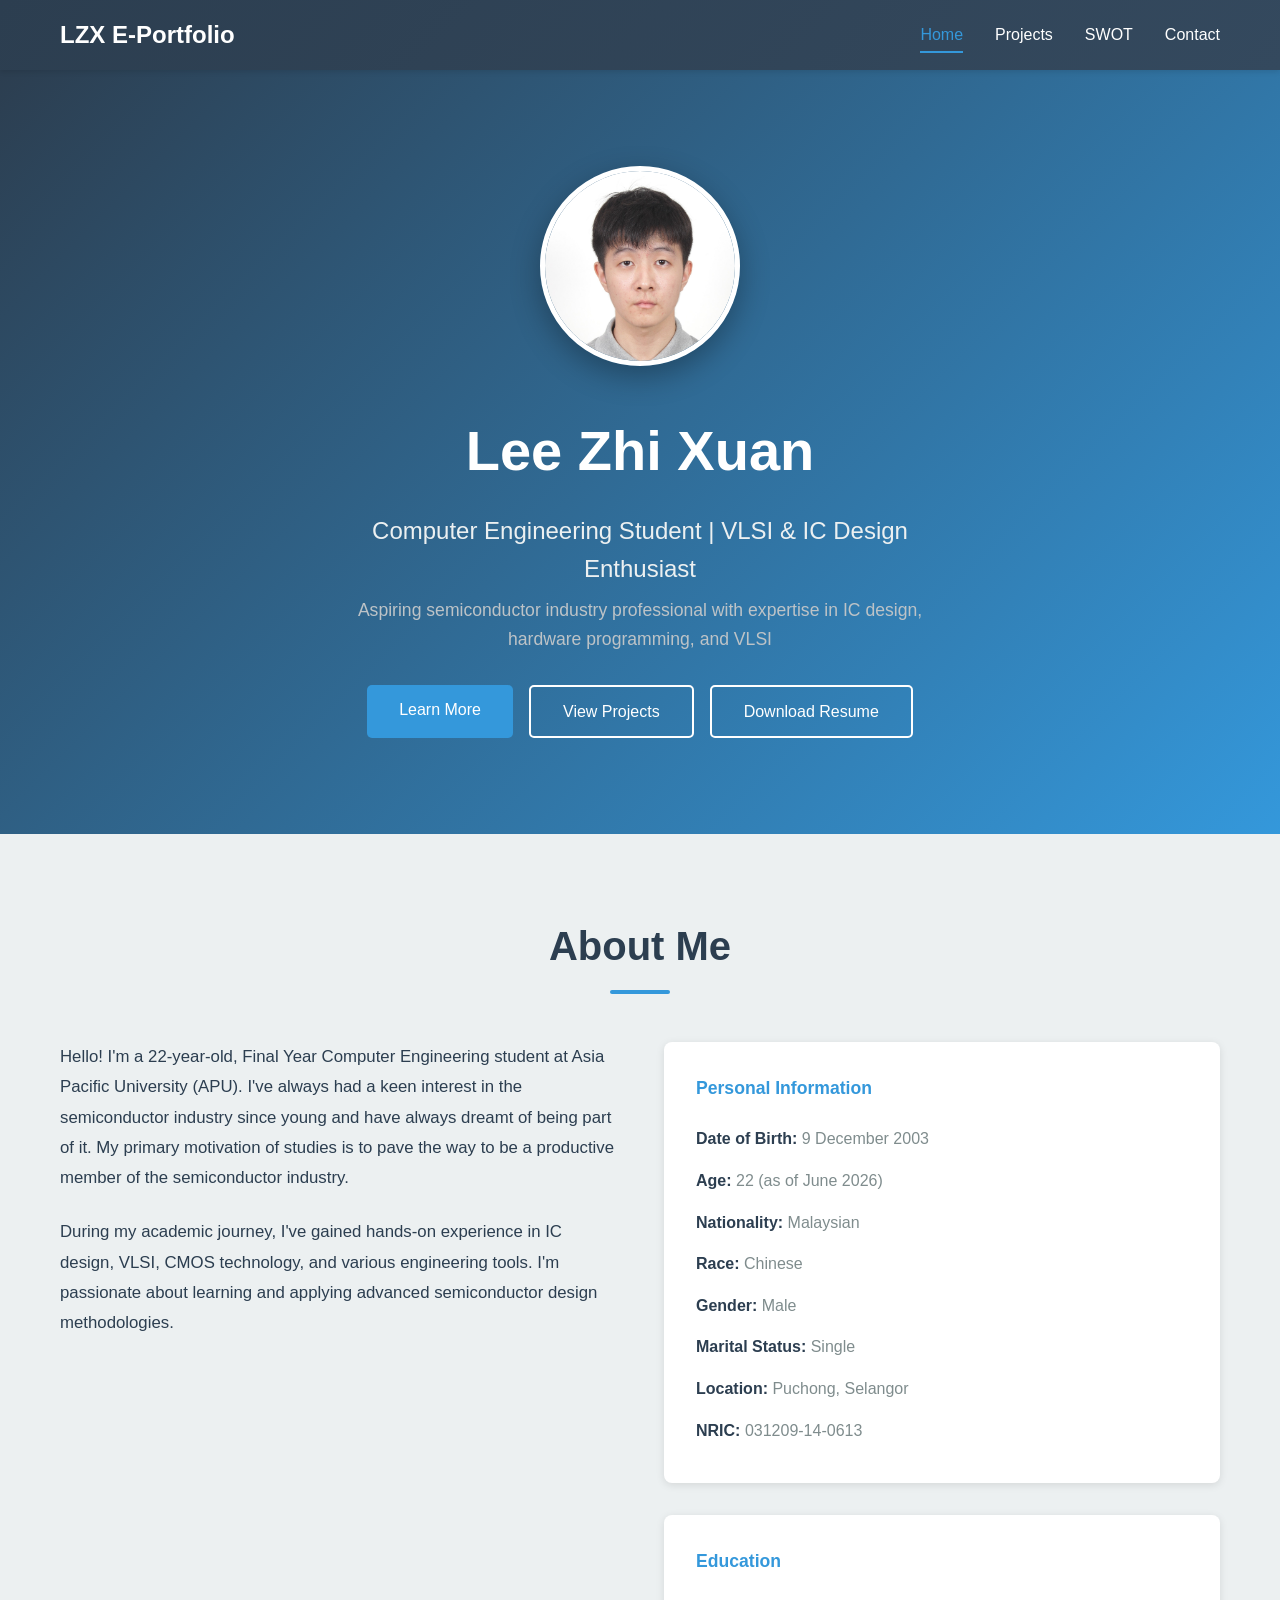
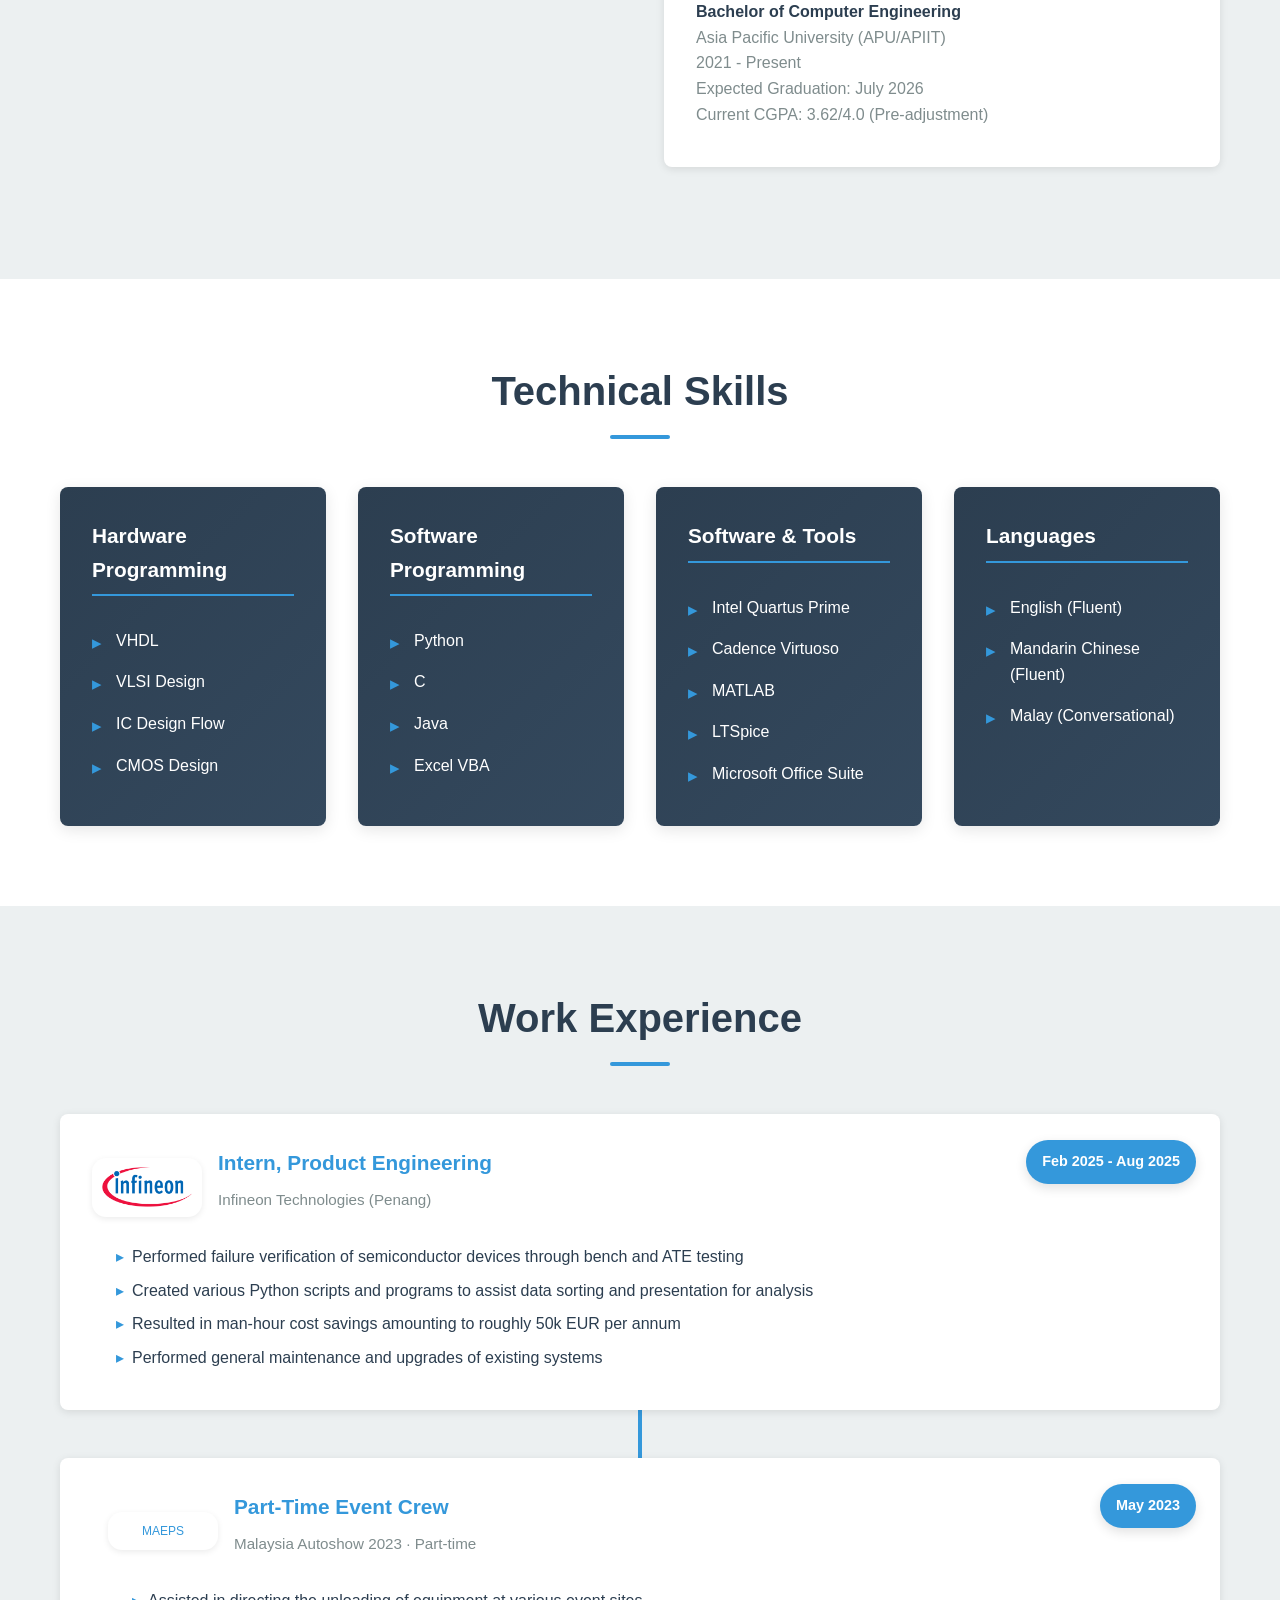
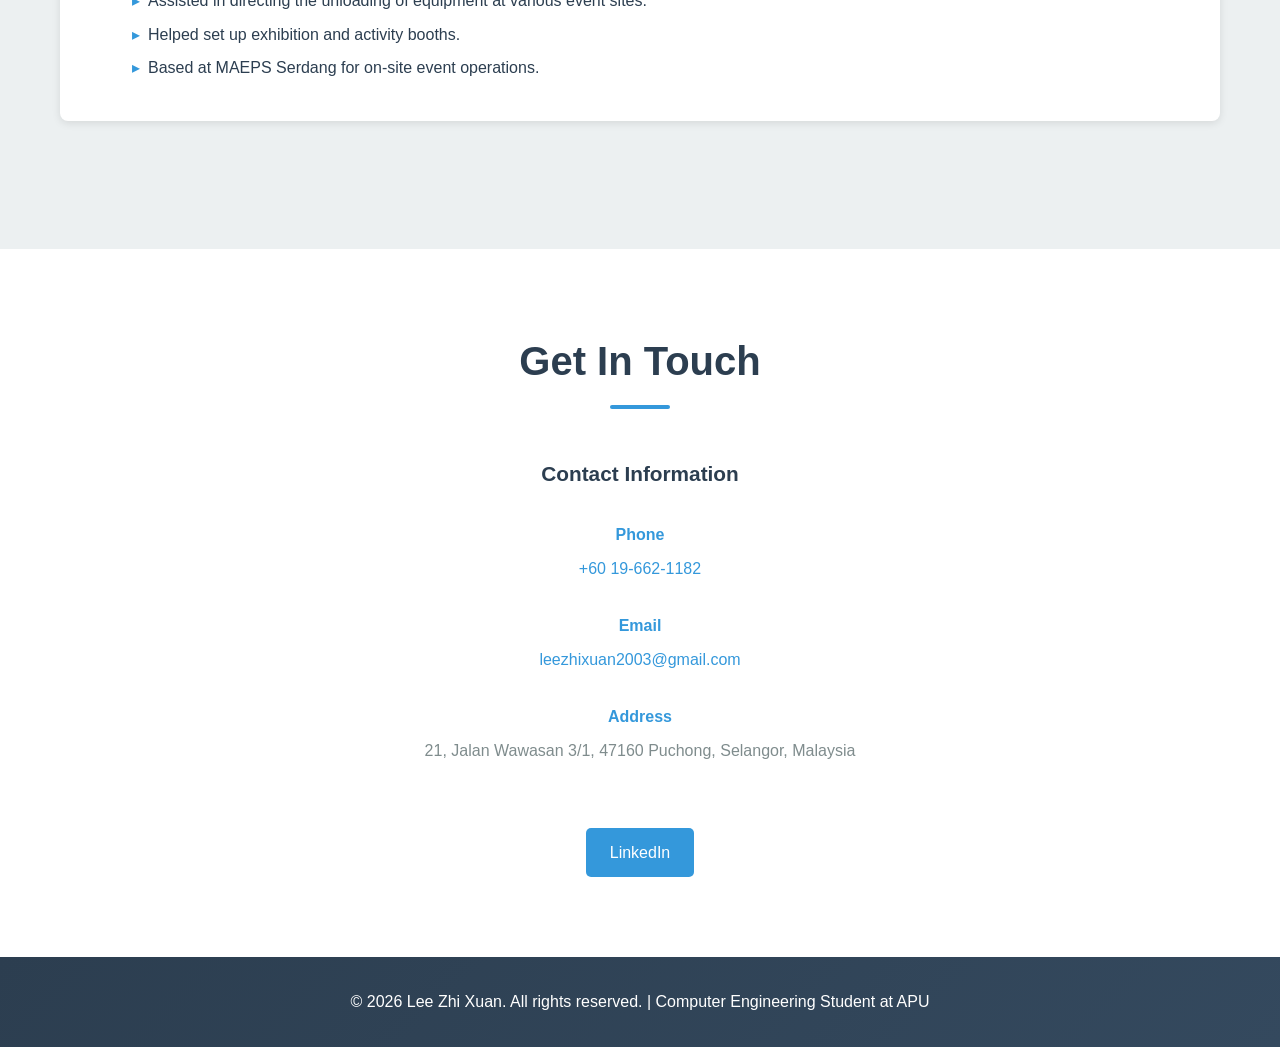
<file: index.html>
<!DOCTYPE html>
<html lang="en">
<head>
    <meta charset="UTF-8">
    <meta name="viewport" content="width=device-width, initial-scale=1.0">
    <title>Lee Zhi Xuan - Computer Engineering Portfolio</title>
    <link rel="stylesheet" href="css/style.css">
</head>
<body>
    <!-- Navigation -->
    <nav class="navbar">
        <div class="nav-container">
            <a href="index.html" class="nav-logo">LZX E-Portfolio</a>
            <ul class="nav-menu">
                <li class="nav-item">
                    <a href="index.html" class="nav-link active">Home</a>
                </li>
                <li class="nav-item">
                    <a href="projects.html" class="nav-link">Projects</a>
                </li>
                <li class="nav-item">
                    <a href="swot.html" class="nav-link">SWOT</a>
                </li>
                <li class="nav-item">
                    <a href="index.html#contact" class="nav-link">Contact</a>
                </li>
            </ul>
            <div class="hamburger">
                <span></span>
                <span></span>
                <span></span>
            </div>
        </div>
    </nav>

    <!-- Hero Section -->
    <section class="hero">
        <div class="hero-content">
            <div class="profile-image">
                <img src="images/profile.jpg" alt="Lee Zhi Xuan">
            </div>
            <h1>Lee Zhi Xuan</h1>
            <p class="tagline">Computer Engineering Student | VLSI & IC Design Enthusiast</p>
            <p class="subtitle">Aspiring semiconductor industry professional with expertise in IC design, hardware programming, and VLSI</p>
            <div class="cta-buttons">
                <a href="#about" class="btn btn-primary">Learn More</a>
                <a href="projects.html" class="btn btn-secondary">View Projects</a>
                <a href="resume.pdf" class="btn btn-secondary" download>Download Resume</a>
            </div>
        </div>
    </section>

    <!-- About Section -->
    <section id="about" class="about">
        <div class="container">
            <h2>About Me</h2>
            <div class="about-content">
                <div class="about-text">
                    <p>Hello! I'm a 22-year-old, Final Year Computer Engineering student at Asia Pacific University (APU). I've always had a keen interest in the semiconductor industry since young and have always dreamt of being part of it. My primary motivation of studies is to pave the way to be a productive member of the semiconductor industry.</p>
                    <p>During my academic journey, I've gained hands-on experience in IC design, VLSI, CMOS technology, and various engineering tools. I'm passionate about learning and applying advanced semiconductor design methodologies.</p>
                </div>
                <div class="about-info">
                    <div class="info-group">
                        <h4>Personal Information</h4>
                        <ul>
                            <li><strong>Date of Birth:</strong> 9 December 2003</li>
                            <li><strong>Age:</strong> 22 (as of June 2026)</li>
                            <li><strong>Nationality:</strong> Malaysian</li>
                            <li><strong>Race:</strong> Chinese</li>
                            <li><strong>Gender:</strong> Male</li>
                            <li><strong>Marital Status:</strong> Single</li>
                            <li><strong>Location:</strong> Puchong, Selangor</li>
                            <li><strong>NRIC:</strong> 031209-14-0613</li>
                        </ul>
                    </div>
                    <div class="info-group">
                        <h4>Education</h4>
                        <ul>
                            <li><strong>Bachelor of Computer Engineering</strong><br>Asia Pacific University (APU/APIIT)<br>2021 - Present<br>Expected Graduation: July 2026<br>Current CGPA: 3.62/4.0 (Pre-adjustment)</li>
                        </ul>
                    </div>
                </div>
            </div>
        </div>
    </section>

    <!-- Skills Section -->
    <section class="skills">
        <div class="container">
            <h2>Technical Skills</h2>
            <div class="skills-grid">
                <div class="skill-category">
                    <h3>Hardware Programming</h3>
                    <ul>
                        <li>VHDL</li>
                        <li>VLSI Design</li>
                        <li>IC Design Flow</li>
                        <li>CMOS Design</li>
                    </ul>
                </div>
                <div class="skill-category">
                    <h3>Software Programming</h3>
                    <ul>
                        <li>Python</li>
                        <li>C</li>
                        <li>Java</li>
                        <li>Excel VBA</li>
                    </ul>
                </div>
                <div class="skill-category">
                    <h3>Software & Tools</h3>
                    <ul>
                        <li>Intel Quartus Prime</li>
                        <li>Cadence Virtuoso</li>
                        <li>MATLAB</li>
                        <li>LTSpice</li>
                        <li>Microsoft Office Suite</li>
                    </ul>
                </div>
                <div class="skill-category">
                    <h3>Languages</h3>
                    <ul>
                        <li>English (Fluent)</li>
                        <li>Mandarin Chinese (Fluent)</li>
                        <li>Malay (Conversational)</li>
                    </ul>
                </div>
            </div>
        </div>
    </section>

    <!-- Work Experience Section -->
    <section class="experience">
        <div class="container">
            <h2>Work Experience</h2>
            <div class="timeline">
                <div class="timeline-item">
                    <div class="timeline-content">
                        <div class="timeline-marker">
                            <span class="timeline-date">Feb 2025 - Aug 2025</span>
                        </div>
                        <div class="experience-header">
                            <div class="company-logo">
                                <img src="images/infineon-logo.png" alt="Infineon Technologies logo">
                            </div>
                            <div class="experience-meta">
                                <h3>Intern, Product Engineering</h3>
                                <p class="company">Infineon Technologies (Penang)</p>
                            </div>
                        </div>
                        <ul>
                            <li>Performed failure verification of semiconductor devices through bench and ATE testing</li>
                            <li>Created various Python scripts and programs to assist data sorting and presentation for analysis</li>
                            <li>Resulted in man-hour cost savings amounting to roughly 50k EUR per annum</li>
                            <li>Performed general maintenance and upgrades of existing systems</li>
                        </ul>
                    </div>
                </div>
                <div class="timeline-item">
                    <div class="timeline-content">
                        <div class="timeline-marker">
                            <span class="timeline-date">May 2023</span>
                        </div>
                        <div class="experience-header">
                            <div class="company-logo">
                                <span>MAEPS</span>
                            </div>
                            <div class="experience-meta">
                                <h3>Part-Time Event Crew</h3>
                                <p class="company">Malaysia Autoshow 2023 · Part-time</p>
                            </div>
                        </div>
                        <ul>
                            <li>Assisted in directing the unloading of equipment at various event sites.</li>
                            <li>Helped set up exhibition and activity booths.</li>
                            <li>Based at MAEPS Serdang for on-site event operations.</li>
                        </ul>
                    </div>
                </div>
            </div>
        </div>
    </section>

    <!-- Contact Section -->
    <section id="contact" class="contact">
        <div class="container">
            <h2>Get In Touch</h2>
            <div class="contact-content">
                <div class="contact-info">
                    <h3>Contact Information</h3>
                    <div class="contact-item">
                        <h4>Phone</h4>
                        <p><a href="tel:+60196621182">+60 19-662-1182</a></p>
                    </div>
                    <div class="contact-item">
                        <h4>Email</h4>
                        <p><a href="mailto:leezhixuan2003@gmail.com">leezhixuan2003@gmail.com</a></p>
                    </div>
                    <div class="contact-item">
                        <h4>Address</h4>
                        <p>21, Jalan Wawasan 3/1, 47160 Puchong, Selangor, Malaysia</p>
                    </div>
                    <div class="social-links">
                        <a href="https://www.linkedin.com/in/zhixuan-lee-78bb711a6/" target="_blank" class="social-link">LinkedIn</a>
                    </div>
                </div>
            </div>
        </div>
    </section>

    <!-- Footer -->
    <footer class="footer">
        <div class="container">
            <p>&copy; 2026 Lee Zhi Xuan. All rights reserved. | Computer Engineering Student at APU</p>
        </div>
    </footer>

    <script src="js/script.js"></script>
</body>
</html>
</file>
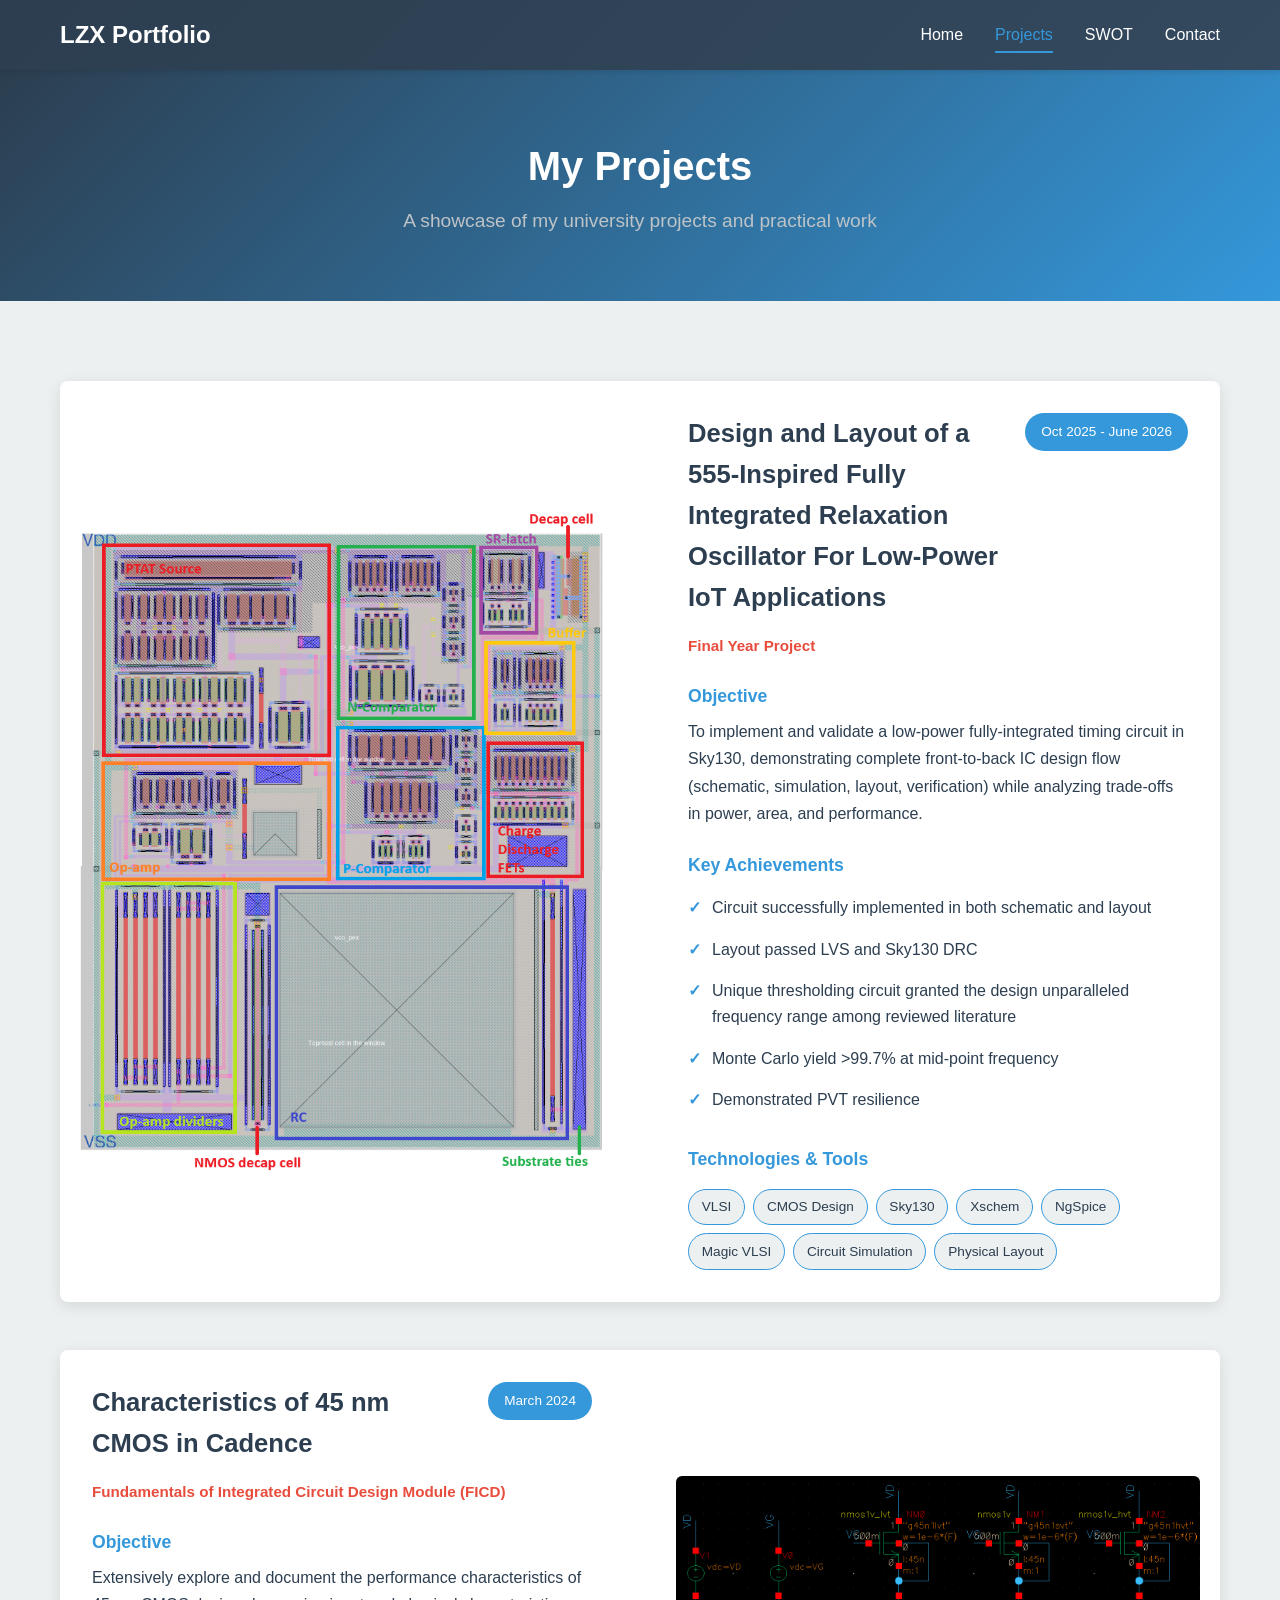
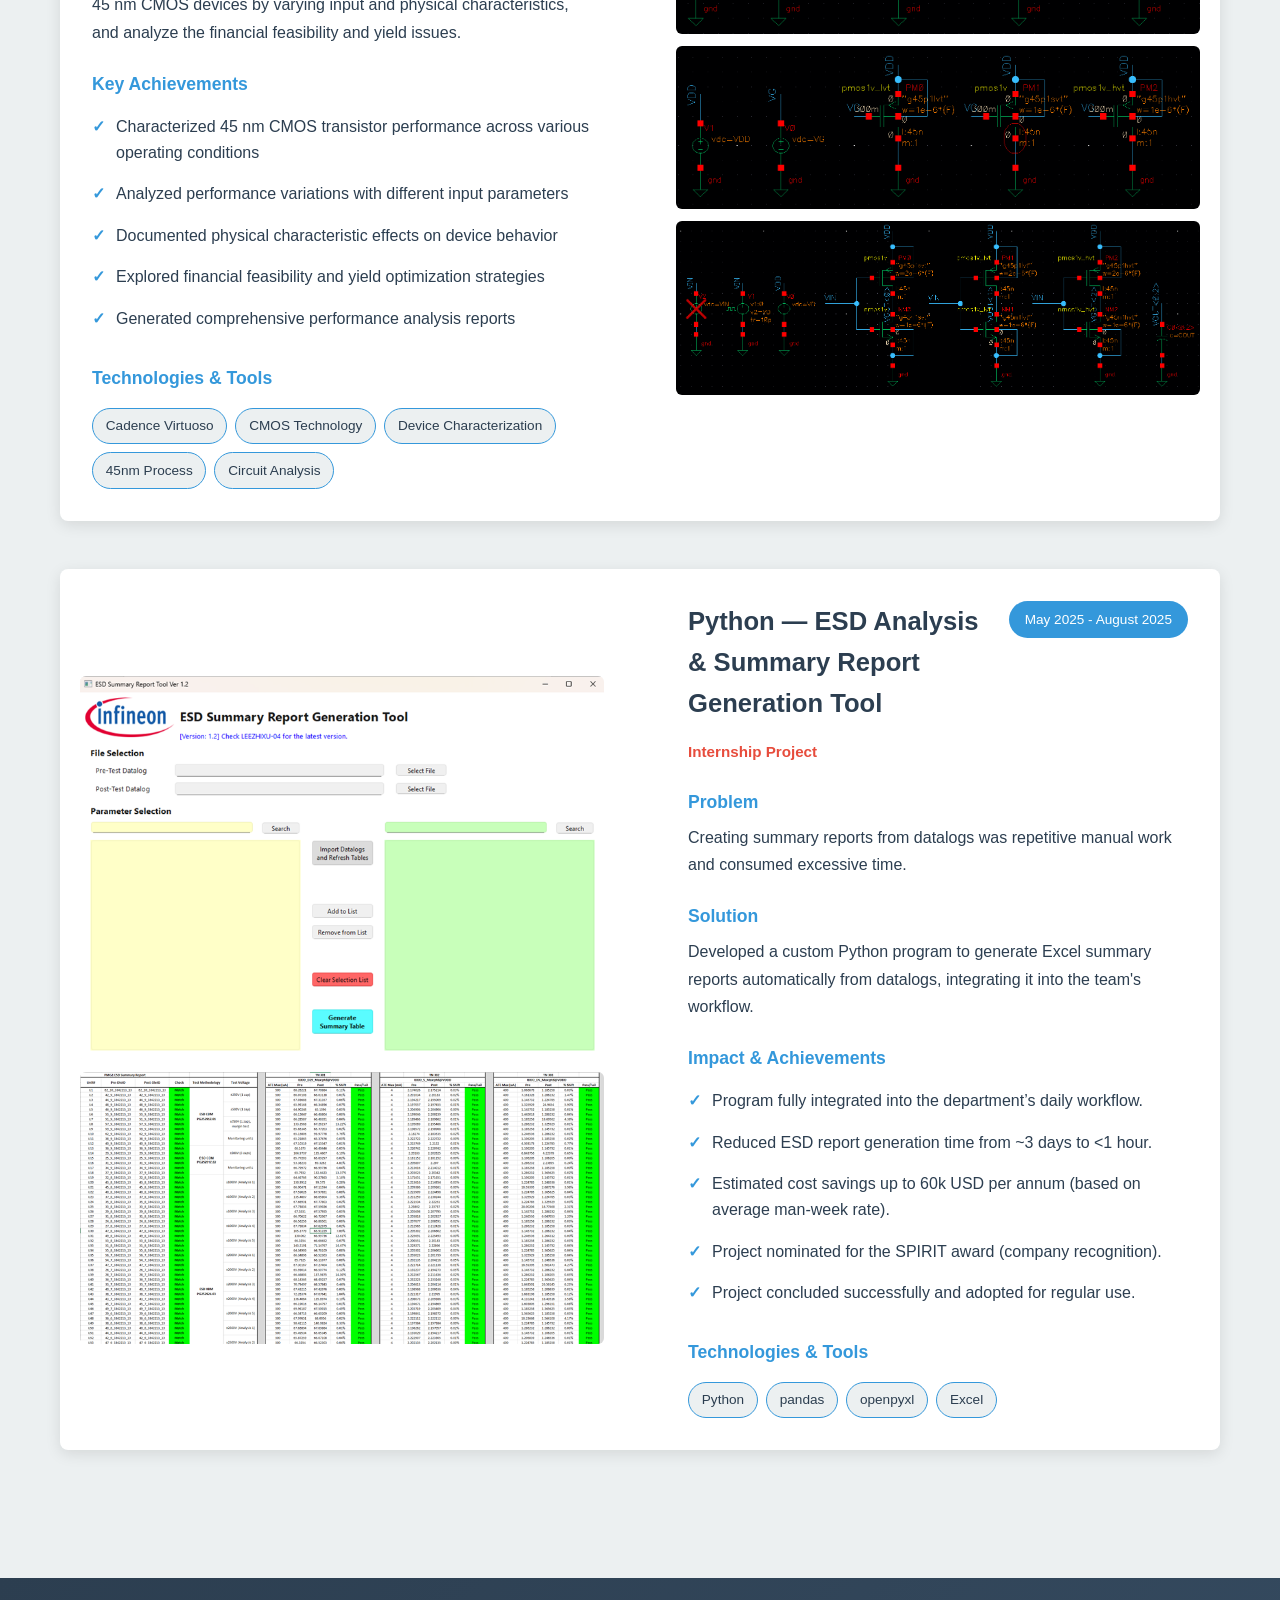
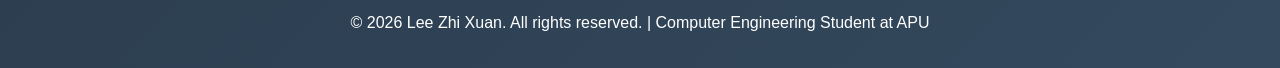
<file: projects.html>
<!DOCTYPE html>
<html lang="en">
<head>
    <meta charset="UTF-8">
    <meta name="viewport" content="width=device-width, initial-scale=1.0">
    <title>Projects - Lee Zhi Xuan Portfolio</title>
    <link rel="stylesheet" href="css/style.css">
</head>
<body>
    <!-- Navigation -->
    <nav class="navbar">
        <div class="nav-container">
            <a href="index.html" class="nav-logo">LZX Portfolio</a>
            <ul class="nav-menu">
                <li class="nav-item">
                    <a href="index.html" class="nav-link">Home</a>
                </li>
                <li class="nav-item">
                    <a href="projects.html" class="nav-link active">Projects</a>
                </li>
                <li class="nav-item">
                    <a href="swot.html" class="nav-link">SWOT</a>
                </li>
                <li class="nav-item">
                    <a href="index.html#contact" class="nav-link">Contact</a>
                </li>
            </ul>
            <div class="hamburger">
                <span></span>
                <span></span>
                <span></span>
            </div>
        </div>
    </nav>

    <!-- Projects Hero -->
    <section class="page-hero">
        <div class="container">
            <h1>My Projects</h1>
            <p>A showcase of my university projects and practical work</p>
        </div>
    </section>

    <!-- Projects Grid -->
    <section class="projects">
        <div class="container">
            <!-- Project 1: VLSI Design -->
            <div class="project-card">
                <div class="project-image">
                    <img src="images/project-vlsi.png" alt="VLSI Design Project">
                </div>
                <div class="project-content">
                    <div class="project-header">
                        <h2>Design and Layout of a 555-Inspired Fully Integrated Relaxation Oscillator For Low-Power IoT Applications </h2>
                        <span class="project-period">Oct 2025 - June 2026</span>
                    </div>
                    <p class="project-type">Final Year Project</p>
                    <div class="project-description">
                        <h3>Objective</h3>
                        <p>To implement and validate a low-power fully-integrated timing circuit in Sky130, demonstrating complete front-to-back IC design flow (schematic, simulation, layout, verification) while analyzing trade-offs in power, area, and performance.</p>
                        
                        <h3>Key Achievements</h3>
                        <ul>
                            <li>Circuit successfully implemented in both schematic and layout</li>
                            <li>Layout passed LVS and Sky130 DRC</li>
                            <li>Unique thresholding circuit granted the design unparalleled frequency range among reviewed literature</li>
                            <li>Monte Carlo yield >99.7% at mid-point frequency</li>
                            <li>Demonstrated PVT resilience</li>
                        </ul>

                        <h3>Technologies & Tools</h3>
                        <div class="tech-tags">
                            <span class="tag">VLSI</span>
                            <span class="tag">CMOS Design</span>
                            <span class="tag">Sky130</span>
                            <span class="tag">Xschem</span>
                            <span class="tag">NgSpice</span>
                            <span class="tag">Magic VLSI</span>
                            <span class="tag">Circuit Simulation</span>
                            <span class="tag">Physical Layout</span>
                        </div>
                    </div>
                </div>
            </div>

            <!-- Project 2: CMOS Characteristics -->
            <div class="project-card">
                <div class="project-image">
                    <div class="project-gallery">
                        <img src="images/project-cmos1.png" alt="CMOS Characteristics - 1">
                        <img src="images/project-cmos2.png" alt="CMOS Characteristics - 2">
                        <img src="images/project-cmos3.png" alt="CMOS Characteristics - 3">
                    </div>
                </div>
                <div class="project-content">
                    <div class="project-header">
                        <h2>Characteristics of 45 nm CMOS in Cadence</h2>
                        <span class="project-period">March 2024</span>
                    </div>
                    <p class="project-type">Fundamentals of Integrated Circuit Design Module (FICD)</p>
                    <div class="project-description">
                        <h3>Objective</h3>
                        <p>Extensively explore and document the performance characteristics of 45 nm CMOS devices by varying input and physical characteristics, and analyze the financial feasibility and yield issues.</p>
                        
                        <h3>Key Achievements</h3>
                        <ul>
                            <li>Characterized 45 nm CMOS transistor performance across various operating conditions</li>
                            <li>Analyzed performance variations with different input parameters</li>
                            <li>Documented physical characteristic effects on device behavior</li>
                            <li>Explored financial feasibility and yield optimization strategies</li>
                            <li>Generated comprehensive performance analysis reports</li>
                        </ul>

                        <h3>Technologies & Tools</h3>
                        <div class="tech-tags">
                            <span class="tag">Cadence Virtuoso</span>
                            <span class="tag">CMOS Technology</span>
                            <span class="tag">Device Characterization</span>
                            <span class="tag">45nm Process</span>
                            <span class="tag">Circuit Analysis</span>
                        </div>
                    </div>
                </div>
            </div>

            <!-- Project: Python - ESD Analysis & Summary Report Generation Tool -->
            <div class="project-card">
                <div class="project-image">
                    <div class="project-gallery">
                        <img src="images/esd1.png" alt="ESD report - sample 1">
                        <img src="images/esd2.png" alt="ESD report - sample 2">
                    </div>
                </div>
                <div class="project-content">
                    <div class="project-header">
                        <h2>Python — ESD Analysis & Summary Report Generation Tool</h2>
                        <span class="project-period">May 2025 - August 2025</span>
                    </div>
                    <p class="project-type">Internship Project</p>
                    <div class="project-description">
                        <h3>Problem</h3>
                        <p>Creating summary reports from datalogs was repetitive manual work and consumed excessive time.</p>

                        <h3>Solution</h3>
                        <p>Developed a custom Python program to generate Excel summary reports automatically from datalogs, integrating it into the team's workflow.</p>

                        <h3>Impact & Achievements</h3>
                        <ul>
                            <li>Program fully integrated into the department’s daily workflow.</li>
                            <li>Reduced ESD report generation time from ~3 days to &lt;1 hour.</li>
                            <li>Estimated cost savings up to 60k USD per annum (based on average man-week rate).</li>
                            <li>Project nominated for the SPIRIT award (company recognition).</li>
                            <li>Project concluded successfully and adopted for regular use.</li>
                        </ul>

                        <h3>Technologies & Tools</h3>
                        <div class="tech-tags">
                            <span class="tag">Python</span>
                            <span class="tag">pandas</span>
                            <span class="tag">openpyxl</span>
                            <span class="tag">Excel</span>
                        </div>
                    </div>
                </div>
            </div>
        </div>
    </section>

    <!-- Footer -->
    <footer class="footer">
        <div class="container">
            <p>&copy; 2026 Lee Zhi Xuan. All rights reserved. | Computer Engineering Student at APU</p>
        </div>
    </footer>

    <script src="js/script.js"></script>
</body>
</html>
</file>
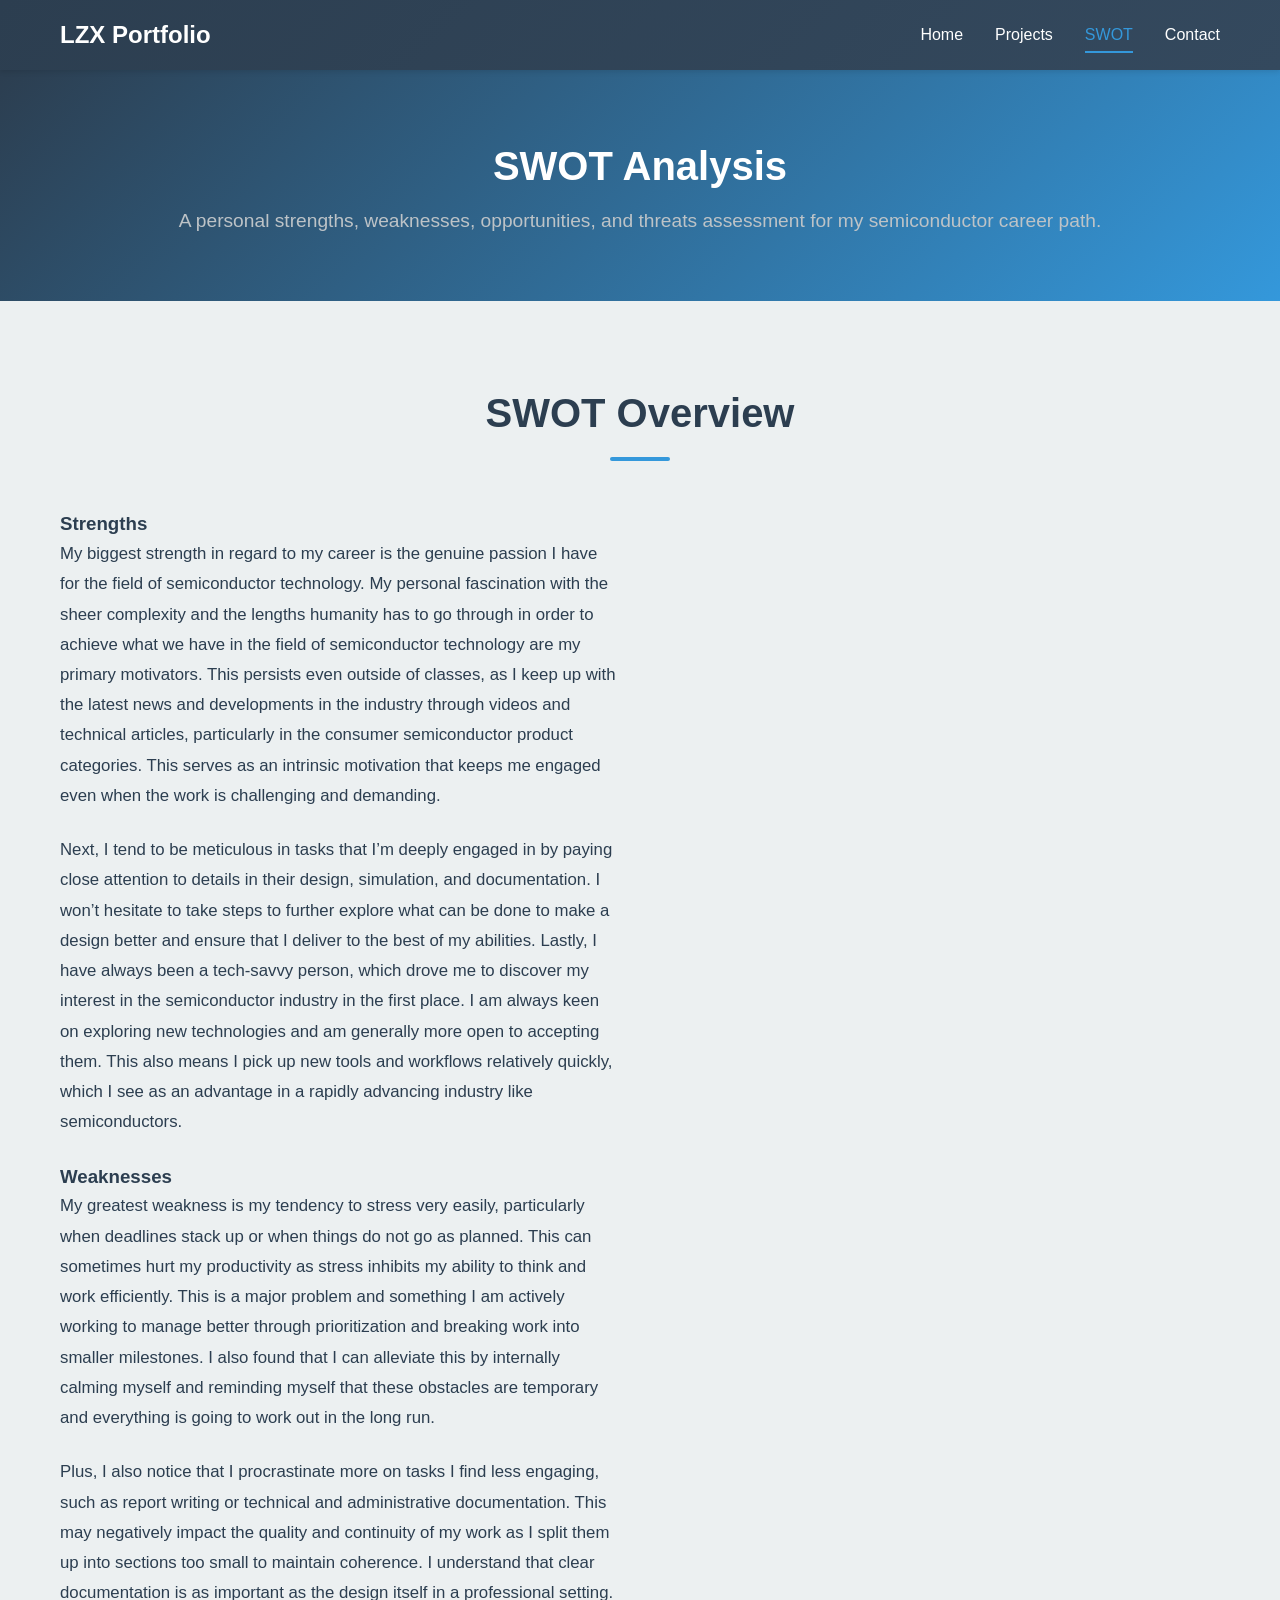
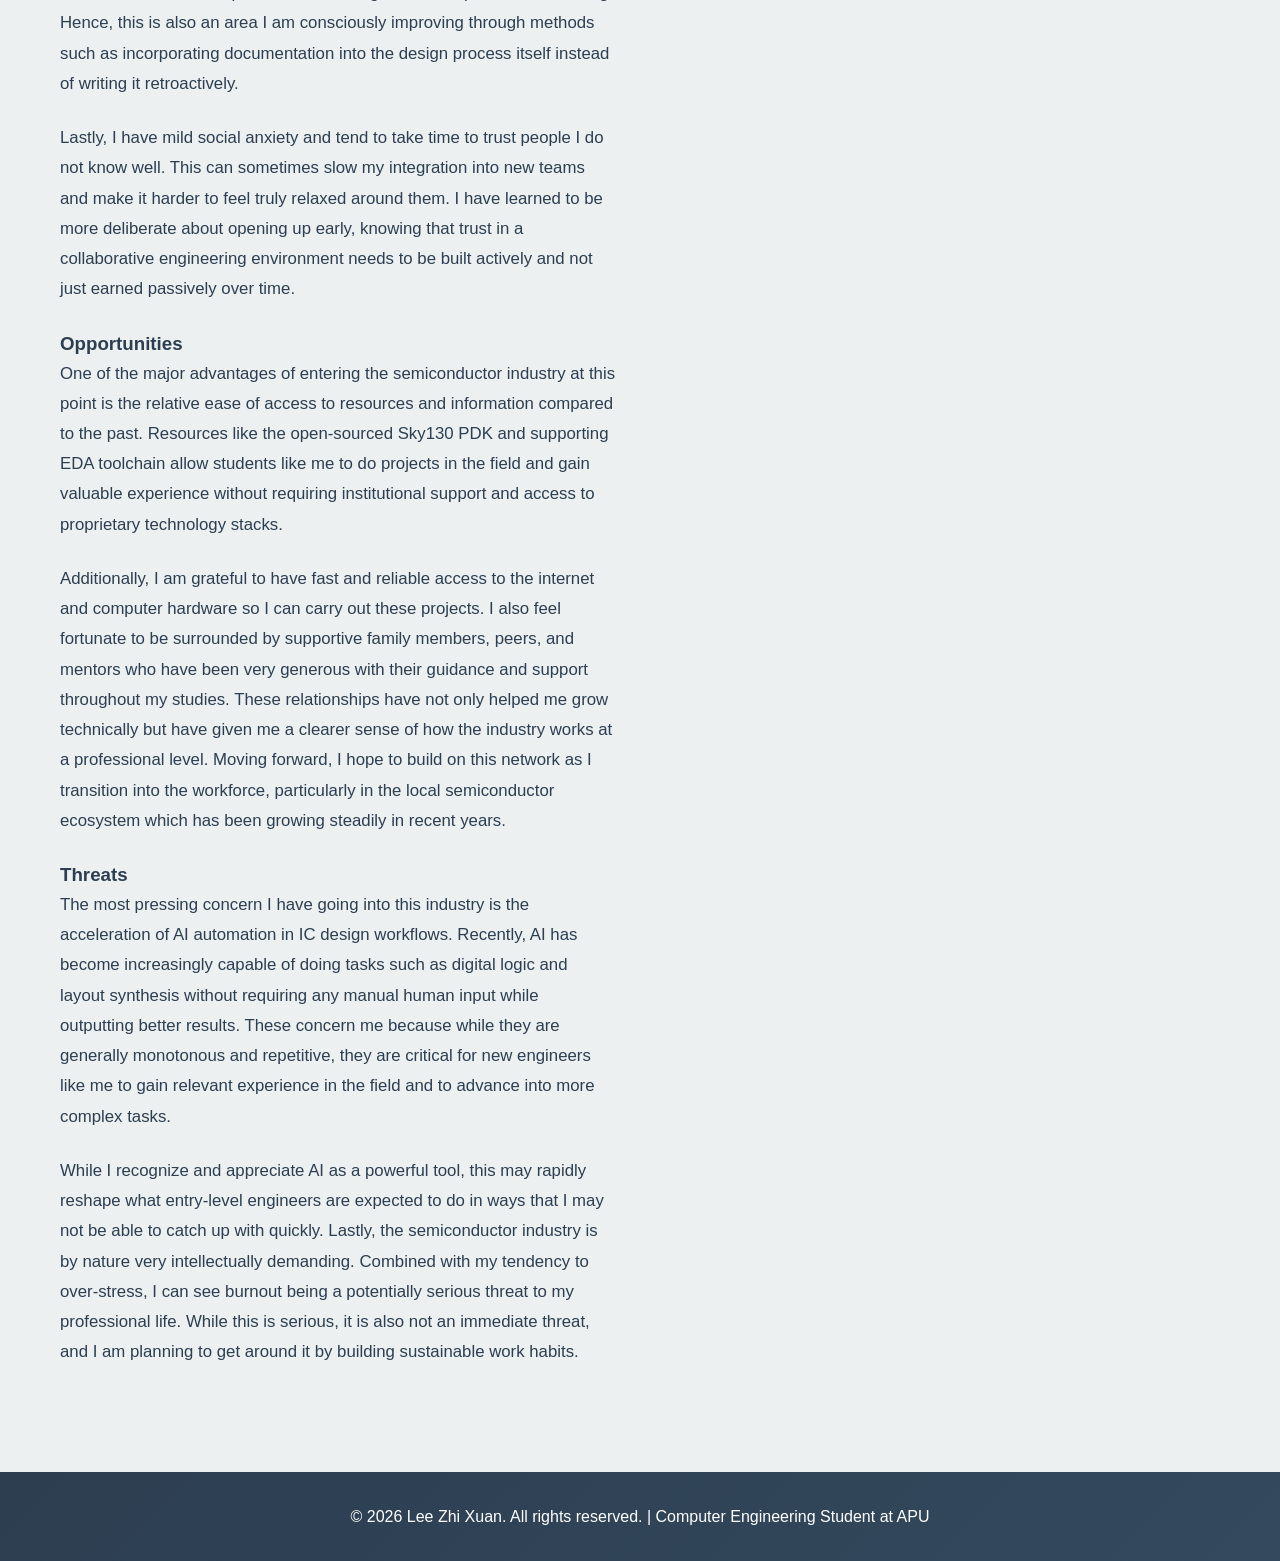
<file: swot.html>
<!DOCTYPE html>
<html lang="en">
<head>
    <meta charset="UTF-8">
    <meta name="viewport" content="width=device-width, initial-scale=1.0">
    <title>SWOT Analysis - Lee Zhi Xuan Portfolio</title>
    <link rel="stylesheet" href="css/style.css">
</head>
<body>
    <nav class="navbar">
        <div class="nav-container">
            <a href="index.html" class="nav-logo">LZX Portfolio</a>
            <ul class="nav-menu">
                <li class="nav-item">
                    <a href="index.html" class="nav-link">Home</a>
                </li>
                <li class="nav-item">
                    <a href="projects.html" class="nav-link">Projects</a>
                </li>
                <li class="nav-item">
                    <a href="swot.html" class="nav-link active">SWOT</a>
                </li>
                <li class="nav-item">
                    <a href="index.html#contact" class="nav-link">Contact</a>
                </li>
            </ul>
            <div class="hamburger">
                <span></span>
                <span></span>
                <span></span>
            </div>
        </div>
    </nav>

    <section class="page-hero">
        <div class="container">
            <h1>SWOT Analysis</h1>
            <p>A personal strengths, weaknesses, opportunities, and threats assessment for my semiconductor career path.</p>
        </div>
    </section>

    <section class="about">
        <div class="container">
            <h2>SWOT Overview</h2>
            <div class="about-content">
                <div class="about-text">
                    <h3>Strengths</h3>
                    <p>My biggest strength in regard to my career is the genuine passion I have for the field of semiconductor technology. My personal fascination with the sheer complexity and the lengths humanity has to go through in order to achieve what we have in the field of semiconductor technology are my primary motivators. This persists even outside of classes, as I keep up with the latest news and developments in the industry through videos and technical articles, particularly in the consumer semiconductor product categories. This serves as an intrinsic motivation that keeps me engaged even when the work is challenging and demanding.</p>
                    <p>Next, I tend to be meticulous in tasks that I’m deeply engaged in by paying close attention to details in their design, simulation, and documentation. I won’t hesitate to take steps to further explore what can be done to make a design better and ensure that I deliver to the best of my abilities. Lastly, I have always been a tech-savvy person, which drove me to discover my interest in the semiconductor industry in the first place. I am always keen on exploring new technologies and am generally more open to accepting them. This also means I pick up new tools and workflows relatively quickly, which I see as an advantage in a rapidly advancing industry like semiconductors.</p>

                    <h3>Weaknesses</h3>
                    <p>My greatest weakness is my tendency to stress very easily, particularly when deadlines stack up or when things do not go as planned. This can sometimes hurt my productivity as stress inhibits my ability to think and work efficiently. This is a major problem and something I am actively working to manage better through prioritization and breaking work into smaller milestones. I also found that I can alleviate this by internally calming myself and reminding myself that these obstacles are temporary and everything is going to work out in the long run.</p>
                    <p>Plus, I also notice that I procrastinate more on tasks I find less engaging, such as report writing or technical and administrative documentation. This may negatively impact the quality and continuity of my work as I split them up into sections too small to maintain coherence. I understand that clear documentation is as important as the design itself in a professional setting. Hence, this is also an area I am consciously improving through methods such as incorporating documentation into the design process itself instead of writing it retroactively.</p>
                    <p>Lastly, I have mild social anxiety and tend to take time to trust people I do not know well. This can sometimes slow my integration into new teams and make it harder to feel truly relaxed around them. I have learned to be more deliberate about opening up early, knowing that trust in a collaborative engineering environment needs to be built actively and not just earned passively over time.</p>

                    <h3>Opportunities</h3>
                    <p>One of the major advantages of entering the semiconductor industry at this point is the relative ease of access to resources and information compared to the past. Resources like the open-sourced Sky130 PDK and supporting EDA toolchain allow students like me to do projects in the field and gain valuable experience without requiring institutional support and access to proprietary technology stacks.</p>
                    <p>Additionally, I am grateful to have fast and reliable access to the internet and computer hardware so I can carry out these projects. I also feel fortunate to be surrounded by supportive family members, peers, and mentors who have been very generous with their guidance and support throughout my studies. These relationships have not only helped me grow technically but have given me a clearer sense of how the industry works at a professional level. Moving forward, I hope to build on this network as I transition into the workforce, particularly in the local semiconductor ecosystem which has been growing steadily in recent years.</p>

                    <h3>Threats</h3>
                    <p>The most pressing concern I have going into this industry is the acceleration of AI automation in IC design workflows. Recently, AI has become increasingly capable of doing tasks such as digital logic and layout synthesis without requiring any manual human input while outputting better results. These concern me because while they are generally monotonous and repetitive, they are critical for new engineers like me to gain relevant experience in the field and to advance into more complex tasks.</p>
                    <p>While I recognize and appreciate AI as a powerful tool, this may rapidly reshape what entry-level engineers are expected to do in ways that I may not be able to catch up with quickly. Lastly, the semiconductor industry is by nature very intellectually demanding. Combined with my tendency to over-stress, I can see burnout being a potentially serious threat to my professional life. While this is serious, it is also not an immediate threat, and I am planning to get around it by building sustainable work habits.</p>
                </div>
            </div>
        </div>
    </section>

    <footer class="footer">
        <div class="container">
            <p>&copy; 2026 Lee Zhi Xuan. All rights reserved. | Computer Engineering Student at APU</p>
        </div>
    </footer>

    <script src="js/script.js"></script>
</body>
</html>
</file>
<file: css/style.css>
/* ============================================
   CSS Variables & Root Styles
   ============================================ */
:root {
    --primary-color: #2c3e50;
    --secondary-color: #3498db;
    --accent-color: #e74c3c;
    --light-bg: #ecf0f1;
    --white: #ffffff;
    --dark-text: #2c3e50;
    --light-text: #7f8c8d;
    --border-color: #bdc3c7;
    --transition: all 0.3s ease;
}

/* ============================================
   Base Styles
   ============================================ */
* {
    margin: 0;
    padding: 0;
    box-sizing: border-box;
}

html {
    scroll-behavior: smooth;
}

body {
    font-family: 'Segoe UI', Tahoma, Geneva, Verdana, sans-serif;
    line-height: 1.6;
    color: var(--dark-text);
    background-color: var(--white);
}

.container {
    max-width: 1200px;
    margin: 0 auto;
    padding: 0 20px;
}

/* ============================================
   Navigation
   ============================================ */
.navbar {
    background: linear-gradient(135deg, var(--primary-color) 0%, #34495e 100%);
    padding: 1rem 0;
    position: sticky;
    top: 0;
    z-index: 1000;
    box-shadow: 0 2px 5px rgba(0, 0, 0, 0.1);
}

.nav-container {
    max-width: 1200px;
    margin: 0 auto;
    padding: 0 20px;
    display: flex;
    justify-content: space-between;
    align-items: center;
}

.nav-logo {
    font-size: 1.5rem;
    font-weight: bold;
    color: var(--white);
    text-decoration: none;
    transition: var(--transition);
}

.nav-logo:hover {
    color: var(--secondary-color);
}

.nav-menu {
    display: flex;
    list-style: none;
    gap: 2rem;
}

.nav-link {
    color: var(--white);
    text-decoration: none;
    transition: var(--transition);
    padding: 0.5rem 0;
    border-bottom: 2px solid transparent;
}

.nav-link:hover,
.nav-link.active {
    color: var(--secondary-color);
    border-bottom-color: var(--secondary-color);
}

.hamburger {
    display: none;
    flex-direction: column;
    cursor: pointer;
}

.hamburger span {
    width: 25px;
    height: 3px;
    background: var(--white);
    margin: 5px 0;
    transition: var(--transition);
}

/* ============================================
   Hero Section
   ============================================ */
.hero {
    background: linear-gradient(135deg, var(--primary-color) 0%, var(--secondary-color) 100%);
    color: var(--white);
    padding: 6rem 2rem;
    text-align: center;
    min-height: 80vh;
    display: flex;
    align-items: center;
    justify-content: center;
}

.hero-content {
    max-width: 600px;
}

.profile-image {
    margin-bottom: 2rem;
}

.profile-image img {
    width: 200px;
    height: 200px;
    border-radius: 50%;
    border: 5px solid var(--white);
    object-fit: cover;
    box-shadow: 0 10px 30px rgba(0, 0, 0, 0.3);
    transition: var(--transition);
}

.profile-image img:hover {
    transform: scale(1.05);
}

.hero h1 {
    font-size: 3.5rem;
    margin-bottom: 1rem;
    font-weight: bold;
}

.tagline {
    font-size: 1.5rem;
    margin-bottom: 0.5rem;
    color: #ecf0f1;
}

.subtitle {
    font-size: 1.1rem;
    margin-bottom: 2rem;
    color: #bdc3c7;
}

.cta-buttons {
    display: flex;
    gap: 1rem;
    justify-content: center;
    flex-wrap: wrap;
}

/* ============================================
   Buttons
   ============================================ */
.btn {
    padding: 0.75rem 2rem;
    border: none;
    border-radius: 5px;
    font-size: 1rem;
    cursor: pointer;
    text-decoration: none;
    transition: var(--transition);
    display: inline-block;
    font-weight: 500;
}

.btn-primary {
    background-color: var(--secondary-color);
    color: var(--white);
}

.btn-primary:hover {
    background-color: #2980b9;
    transform: translateY(-2px);
    box-shadow: 0 5px 15px rgba(52, 152, 219, 0.4);
}

.btn-secondary {
    background-color: transparent;
    color: var(--white);
    border: 2px solid var(--white);
}

.btn-secondary:hover {
    background-color: var(--white);
    color: var(--primary-color);
    transform: translateY(-2px);
}

/* ============================================
   About Section
   ============================================ */
.about {
    padding: 5rem 2rem;
    background-color: var(--light-bg);
}

.about h2,
.skills h2,
.experience h2,
.contact h2 {
    font-size: 2.5rem;
    margin-bottom: 3rem;
    text-align: center;
    color: var(--primary-color);
    position: relative;
    padding-bottom: 1rem;
}

.about h2::after,
.skills h2::after,
.experience h2::after,
.contact h2::after {
    content: '';
    position: absolute;
    bottom: 0;
    left: 50%;
    transform: translateX(-50%);
    width: 60px;
    height: 4px;
    background: var(--secondary-color);
    border-radius: 2px;
}

.about-content {
    display: grid;
    grid-template-columns: 1fr 1fr;
    gap: 3rem;
    align-items: start;
}

.about-text p {
    margin-bottom: 1.5rem;
    font-size: 1.05rem;
    line-height: 1.8;
}

.info-group {
    background: var(--white);
    padding: 2rem;
    border-radius: 8px;
    margin-bottom: 2rem;
    box-shadow: 0 2px 8px rgba(0, 0, 0, 0.1);
}

.info-group h4 {
    color: var(--secondary-color);
    margin-bottom: 1rem;
    font-size: 1.1rem;
}

.info-group ul {
    list-style: none;
}

.info-group li {
    padding: 0.5rem 0;
    color: var(--light-text);
}

.info-group strong {
    color: var(--dark-text);
}

/* ============================================
   Skills Section
   ============================================ */
.skills {
    padding: 5rem 2rem;
    background-color: var(--white);
}

.skills-grid {
    display: grid;
    grid-template-columns: repeat(auto-fit, minmax(250px, 1fr));
    gap: 2rem;
}

.skill-category {
    background: linear-gradient(135deg, var(--primary-color) 0%, #34495e 100%);
    color: var(--white);
    padding: 2rem;
    border-radius: 8px;
    box-shadow: 0 4px 15px rgba(0, 0, 0, 0.1);
    transition: var(--transition);
}

.skill-category:hover {
    transform: translateY(-5px);
    box-shadow: 0 6px 20px rgba(0, 0, 0, 0.2);
}

.skill-category h3 {
    margin-bottom: 1.5rem;
    font-size: 1.3rem;
    border-bottom: 2px solid var(--secondary-color);
    padding-bottom: 0.5rem;
}

.skill-category ul {
    list-style: none;
}

.skill-category li {
    padding: 0.5rem 0;
    position: relative;
    padding-left: 1.5rem;
}

.skill-category li::before {
    content: '▸';
    position: absolute;
    left: 0;
    color: var(--secondary-color);
    font-size: 1.2rem;
}

/* ============================================
   Experience Section
   ============================================ */
.experience {
    padding: 5rem 2rem;
    background-color: var(--light-bg);
}

.timeline {
    position: relative;
}

.timeline::before {
    content: '';
    position: absolute;
    left: 50%;
    transform: translateX(-50%);
    width: 4px;
    height: 100%;
    background: var(--secondary-color);
}

.timeline-item {
    margin-bottom: 3rem;
    position: relative;
}

.timeline-item:nth-child(odd) .timeline-content {
    margin-left: 0;
    margin-right: auto;
    padding-right: 3rem;
}

.timeline-item:nth-child(even) .timeline-content {
    margin-left: auto;
    margin-right: 0;
    padding-left: 3rem;
}

.timeline-marker {
        position: absolute;
        top: 1.6rem;
        right: 1.5rem;
        left: auto;
        transform: none;
        z-index: 1;
    }

    .timeline-date {
        display: inline-flex;
        align-items: center;
        justify-content: center;
        padding: 0.65rem 1rem;
        background: var(--secondary-color);
        border-radius: 999px;
        color: var(--white);
        font-size: 0.9rem;
        font-weight: 700;
        white-space: nowrap;
        box-shadow: 0 4px 12px rgba(0, 0, 0, 0.12);
    }

.timeline-content {
    position: relative;
    background: var(--white);
    padding: 2rem 3rem 2rem 2rem;
    border-radius: 8px;
    box-shadow: 0 2px 8px rgba(0, 0, 0, 0.1);
}

.timeline-content h3 {
    color: var(--secondary-color);
    margin-bottom: 0.5rem;
    font-size: 1.3rem;
}

.timeline-content .company {
    color: var(--light-text);
    font-size: 0.95rem;
    margin-bottom: 1rem;
}

    .experience-header {
        display: flex;
        align-items: center;
        gap: 1rem;
        margin-bottom: 1rem;
    }

    .company-logo {
        width: 110px;
        max-width: 110px;
        min-width: 110px;
        height: auto;
        max-height: 96px;
        border-radius: 14px;
        background: var(--white);
        border: none;
        display: flex;
        align-items: center;
        justify-content: center;
        color: var(--secondary-color);
        font-size: 0.75rem;
        text-align: center;
        padding: 0.6rem;
        box-shadow: 0 2px 6px rgba(0, 0, 0, 0.08);
    }

    .company-logo img {
        width: 100%;
        height: auto;
        max-height: 80px;
        object-fit: contain;
        display: block;
    }

    .experience-meta {
        min-width: 0;
    }

    .timeline-content ul {
        list-style: none;
        padding-left: 1.5rem;
    }

    .timeline-content li {
        margin-bottom: 0.5rem;
        padding-left: 1rem;
        position: relative;
    }

    .timeline-content li::before {
        content: '▸';
        position: absolute;
        left: 0;
        color: var(--secondary-color);
    }

/* ============================================
   Projects Section
   ============================================ */
.page-hero {
    background: linear-gradient(135deg, var(--primary-color) 0%, var(--secondary-color) 100%);
    color: var(--white);
    padding: 4rem 2rem;
    text-align: center;
}

.page-hero h1 {
    font-size: 2.5rem;
    margin-bottom: 0.5rem;
}

.page-hero p {
    font-size: 1.2rem;
    color: #bdc3c7;
}

.projects {
    padding: 5rem 2rem;
    background-color: var(--light-bg);
}

.project-card {
    background: var(--white);
    border-radius: 8px;
    overflow: hidden;
    box-shadow: 0 4px 15px rgba(0, 0, 0, 0.1);
    margin-bottom: 3rem;
    transition: var(--transition);
    display: grid;
    grid-template-columns: 1fr 1fr;
    gap: 2rem;
    align-items: center;
}

.project-card:hover {
    box-shadow: 0 6px 25px rgba(0, 0, 0, 0.15);
}

.project-card:nth-child(even) {
    direction: rtl;
}

.project-card:nth-child(even) > * {
    direction: ltr;
}

.project-card.template {
    opacity: 0.6;
    border: 2px dashed var(--border-color);
}

.project-image {
    overflow: hidden;
    min-height: 320px;
    display: flex;
    justify-content: center;
    align-items: flex-start;
    background: var(--white);
    padding: 1.25rem;
}

.project-image img {
    max-width: 100%;
    object-fit: contain;
    margin: 0 0.5rem;
    display: block;
}

.project-content {
    padding: 2rem;
}

.project-header {
    display: flex;
    justify-content: space-between;
    align-items: start;
    gap: 1rem;
    margin-bottom: 1rem;
}

.project-header h2 {
    font-size: 1.6rem;
    color: var(--primary-color);
    margin: 0;
}

.project-period {
    background: var(--secondary-color);
    color: var(--white);
    padding: 0.5rem 1rem;
    border-radius: 20px;
    font-size: 0.85rem;
    white-space: nowrap;
}

.project-type {
    color: var(--accent-color);
    font-weight: bold;
    margin-bottom: 1.5rem;
    font-size: 0.95rem;
}

.project-description h3 {
    color: var(--secondary-color);
    margin-top: 1.5rem;
    margin-bottom: 0.5rem;
    font-size: 1.1rem;
}

.project-description h3:first-child {
    margin-top: 0;
}

.project-description p {
    margin-bottom: 1rem;
    line-height: 1.7;
}

.project-description ul {
    list-style: none;
    padding-left: 0;
    margin-bottom: 1rem;
}

.project-description li {
    padding: 0.5rem 0 0.5rem 1.5rem;
    position: relative;
}

.project-description li::before {
    content: '✓';
    position: absolute;
    left: 0;
    color: var(--secondary-color);
    font-weight: bold;
}

.tech-tags {
    display: flex;
    flex-wrap: wrap;
    gap: 0.5rem;
    margin-top: 1rem;
}

.tag {
    background: var(--light-bg);
    color: var(--primary-color);
    padding: 0.4rem 0.8rem;
    border-radius: 20px;
    font-size: 0.85rem;
    border: 1px solid var(--secondary-color);
    transition: var(--transition);
}

.tag:hover {
    background: var(--secondary-color);
    color: var(--white);
}

/* ============================================
   Contact Section
   ============================================ */
.contact {
    padding: 5rem 2rem;
    background-color: var(--white);
}

.contact-content {
    display: grid;
    grid-template-columns: 1fr;
    gap: 3rem;
}

.contact-info {
    display: flex;
    flex-direction: column;
    align-items: center;
    text-align: center;
}

.contact-info h3,
.contact-form h3 {
    font-size: 1.3rem;
    color: var(--primary-color);
    margin-bottom: 2rem;
}

.contact-item {
    margin-bottom: 2rem;
    max-width: 560px;
}

.social-links {
    justify-content: center;
}

.contact-item h4 {
    color: var(--secondary-color);
    margin-bottom: 0.5rem;
}

.contact-item p {
    color: var(--light-text);
}

.contact-item a {
    color: var(--secondary-color);
    text-decoration: none;
    transition: var(--transition);
}

.contact-item a:hover {
    text-decoration: underline;
}

.social-links {
    display: flex;
    gap: 1rem;
    margin-top: 2rem;
}

.social-link {
    display: inline-block;
    background: var(--secondary-color);
    color: var(--white);
    padding: 0.75rem 1.5rem;
    border-radius: 5px;
    text-decoration: none;
    transition: var(--transition);
}

.social-link:hover {
    background: #2980b9;
    transform: translateY(-2px);
}

.form-group {
    margin-bottom: 1.5rem;
}

.form-group input,
.form-group textarea {
    width: 100%;
    padding: 0.75rem;
    border: 1px solid var(--border-color);
    border-radius: 5px;
    font-family: inherit;
    font-size: 1rem;
    transition: var(--transition);
}

.form-group input:focus,
.form-group textarea:focus {
    outline: none;
    border-color: var(--secondary-color);
    box-shadow: 0 0 0 3px rgba(52, 152, 219, 0.1);
}

.form-note {
    font-size: 0.85rem;
    color: var(--light-text);
    margin-top: 1rem;
}

/* ============================================
   Footer
   ============================================ */
.footer {
    background: linear-gradient(135deg, var(--primary-color) 0%, #34495e 100%);
    color: var(--white);
    text-align: center;
    padding: 2rem;
}

/* ============================================
   Responsive Design
   ============================================ */
@media (max-width: 768px) {
    .nav-menu {
        display: none;
    }

    .hamburger {
        display: flex;
    }

    .hero h1 {
        font-size: 2rem;
    }

    .tagline {
        font-size: 1.2rem;
    }

    .subtitle {
        font-size: 0.95rem;
    }

    .hero {
        padding: 3rem 1rem;
        min-height: auto;
    }

    .profile-image img {
        width: 150px;
        height: 150px;
    }

    .cta-buttons {
        flex-direction: column;
    }

    .btn {
        width: 100%;
    }

    .about-content {
        grid-template-columns: 1fr;
    }

    .about h2,
    .skills h2,
    .experience h2,
    .contact h2 {
        font-size: 1.8rem;
    }

    .skills-grid {
        grid-template-columns: 1fr;
    }

    .timeline::before {
        left: 0;
    }

    .timeline-item:nth-child(odd) .timeline-content,
    .timeline-item:nth-child(even) .timeline-content {
        margin-left: 60px;
        margin-right: 0;
        padding-left: 1.5rem;
        padding-right: 1.5rem;
    }

    .timeline-marker {
        left: 0;
        transform: translateX(-15px);
    }

    .project-card {
        grid-template-columns: 1fr;
    }

    .project-card:nth-child(even) {
        direction: ltr;
    }

    .project-header {
        flex-direction: column;
    }

    .project-period {
        align-self: flex-start;
    }

    .contact-content {
        grid-template-columns: 1fr;
    }

    .page-hero h1 {
        font-size: 1.8rem;
    }

    .page-hero p {
        font-size: 1rem;
    }
}

@media (max-width: 480px) {
    .nav-container {
        padding: 0 10px;
    }

    .nav-logo {
        font-size: 1.2rem;
    }

    .container {
        padding: 0 10px;
    }

    .hero h1 {
        font-size: 1.5rem;
    }

    .about h2,
    .skills h2,
    .experience h2,
    .contact h2 {
        font-size: 1.5rem;
    }

    .skill-category {
        padding: 1.5rem;
    }

    .project-header h2 {
        font-size: 1.3rem;
    }
}

/* Project gallery: stacked images */
.project-gallery {
    display: flex;
    flex-direction: column;
    gap: 0.75rem;
    align-items: center;
    width: 100%;
}
.project-gallery img {
    width: 100%;
    height: auto;
    object-fit: contain;
    border-radius: 6px;
    background: var(--white);
}
</file>
